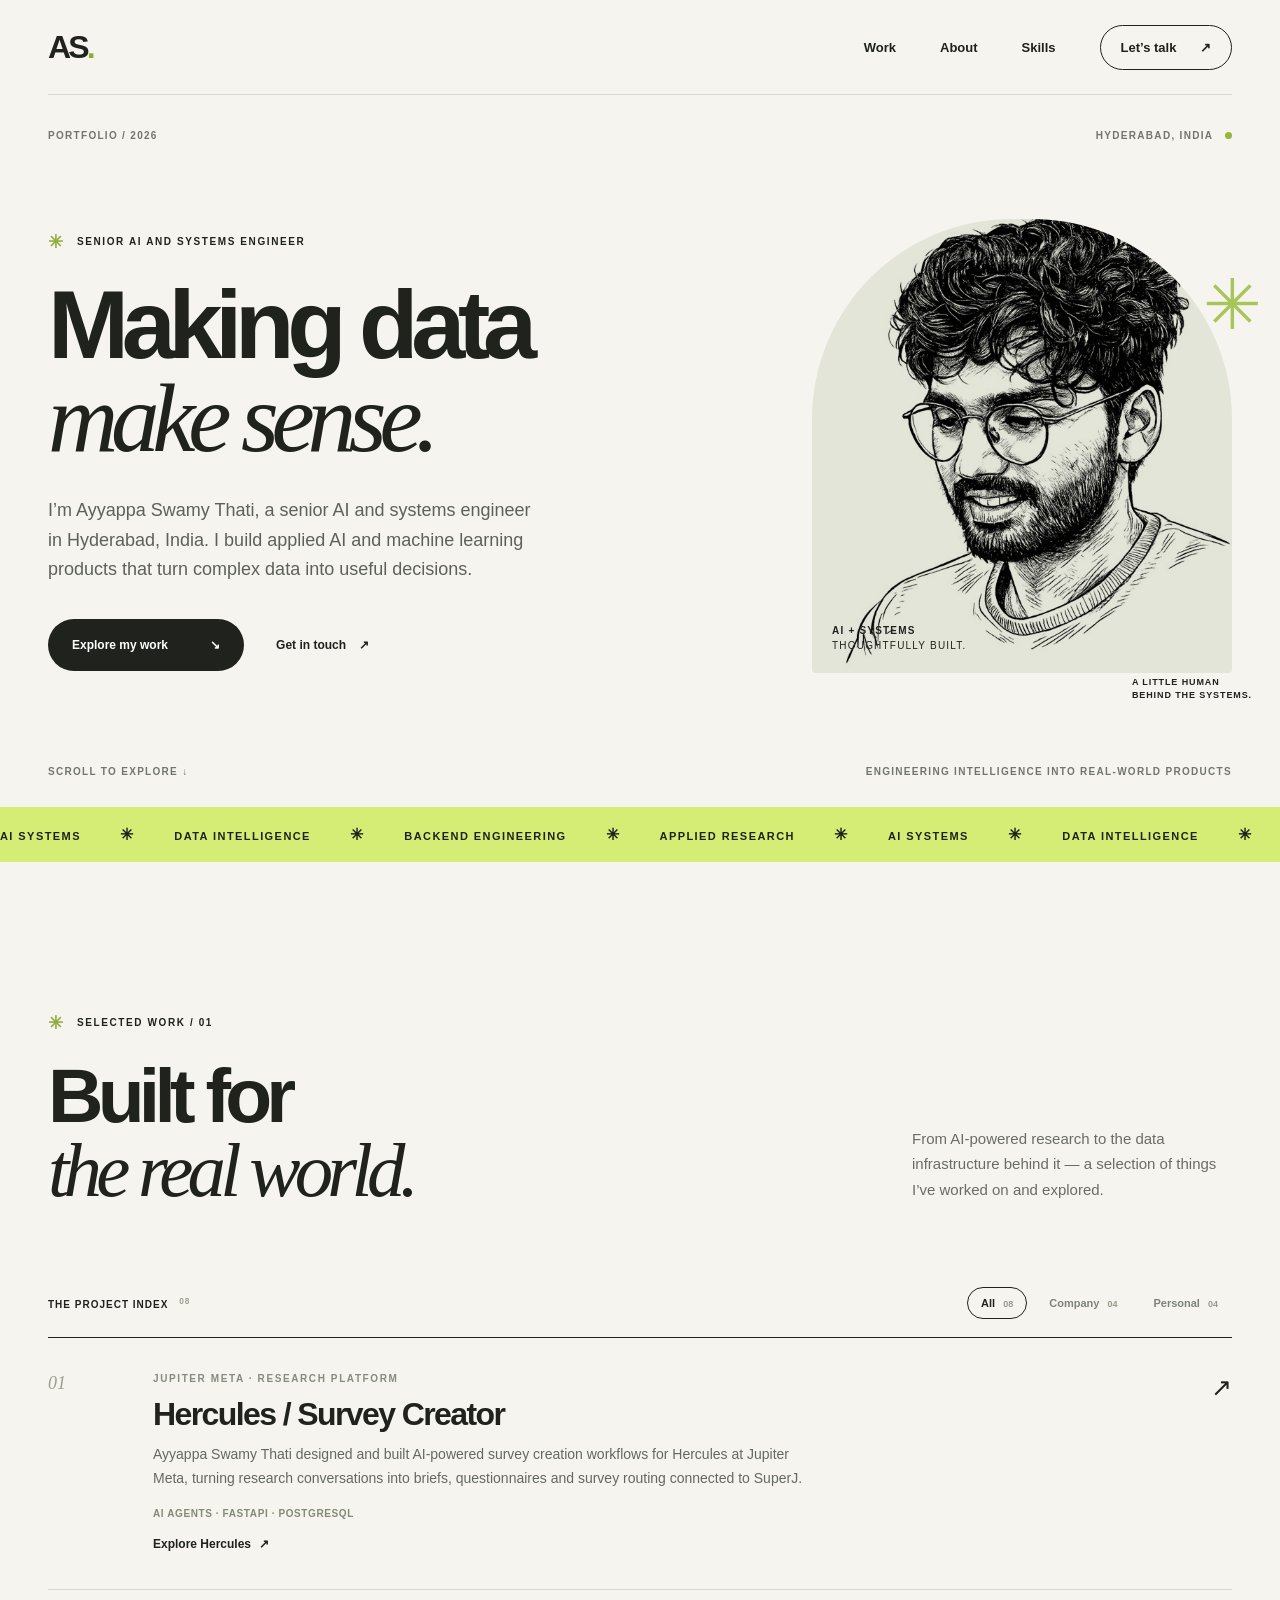
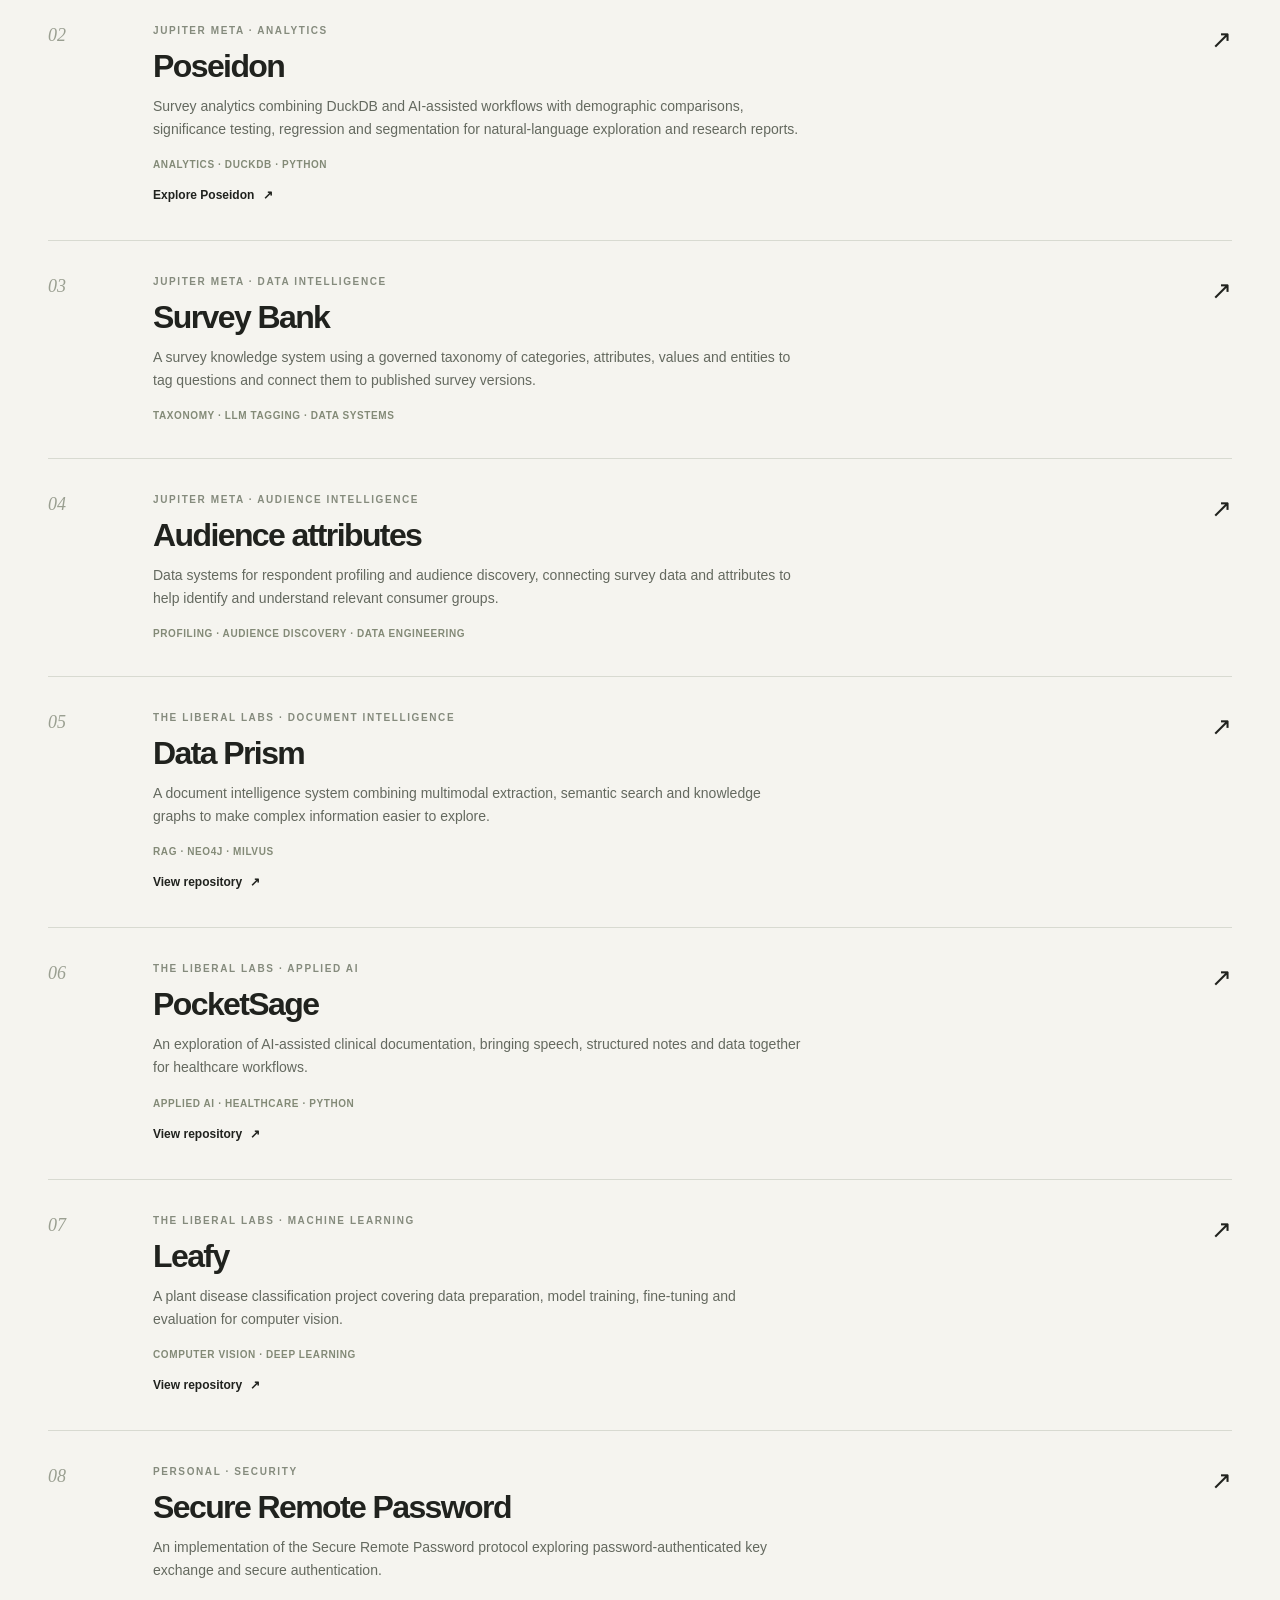
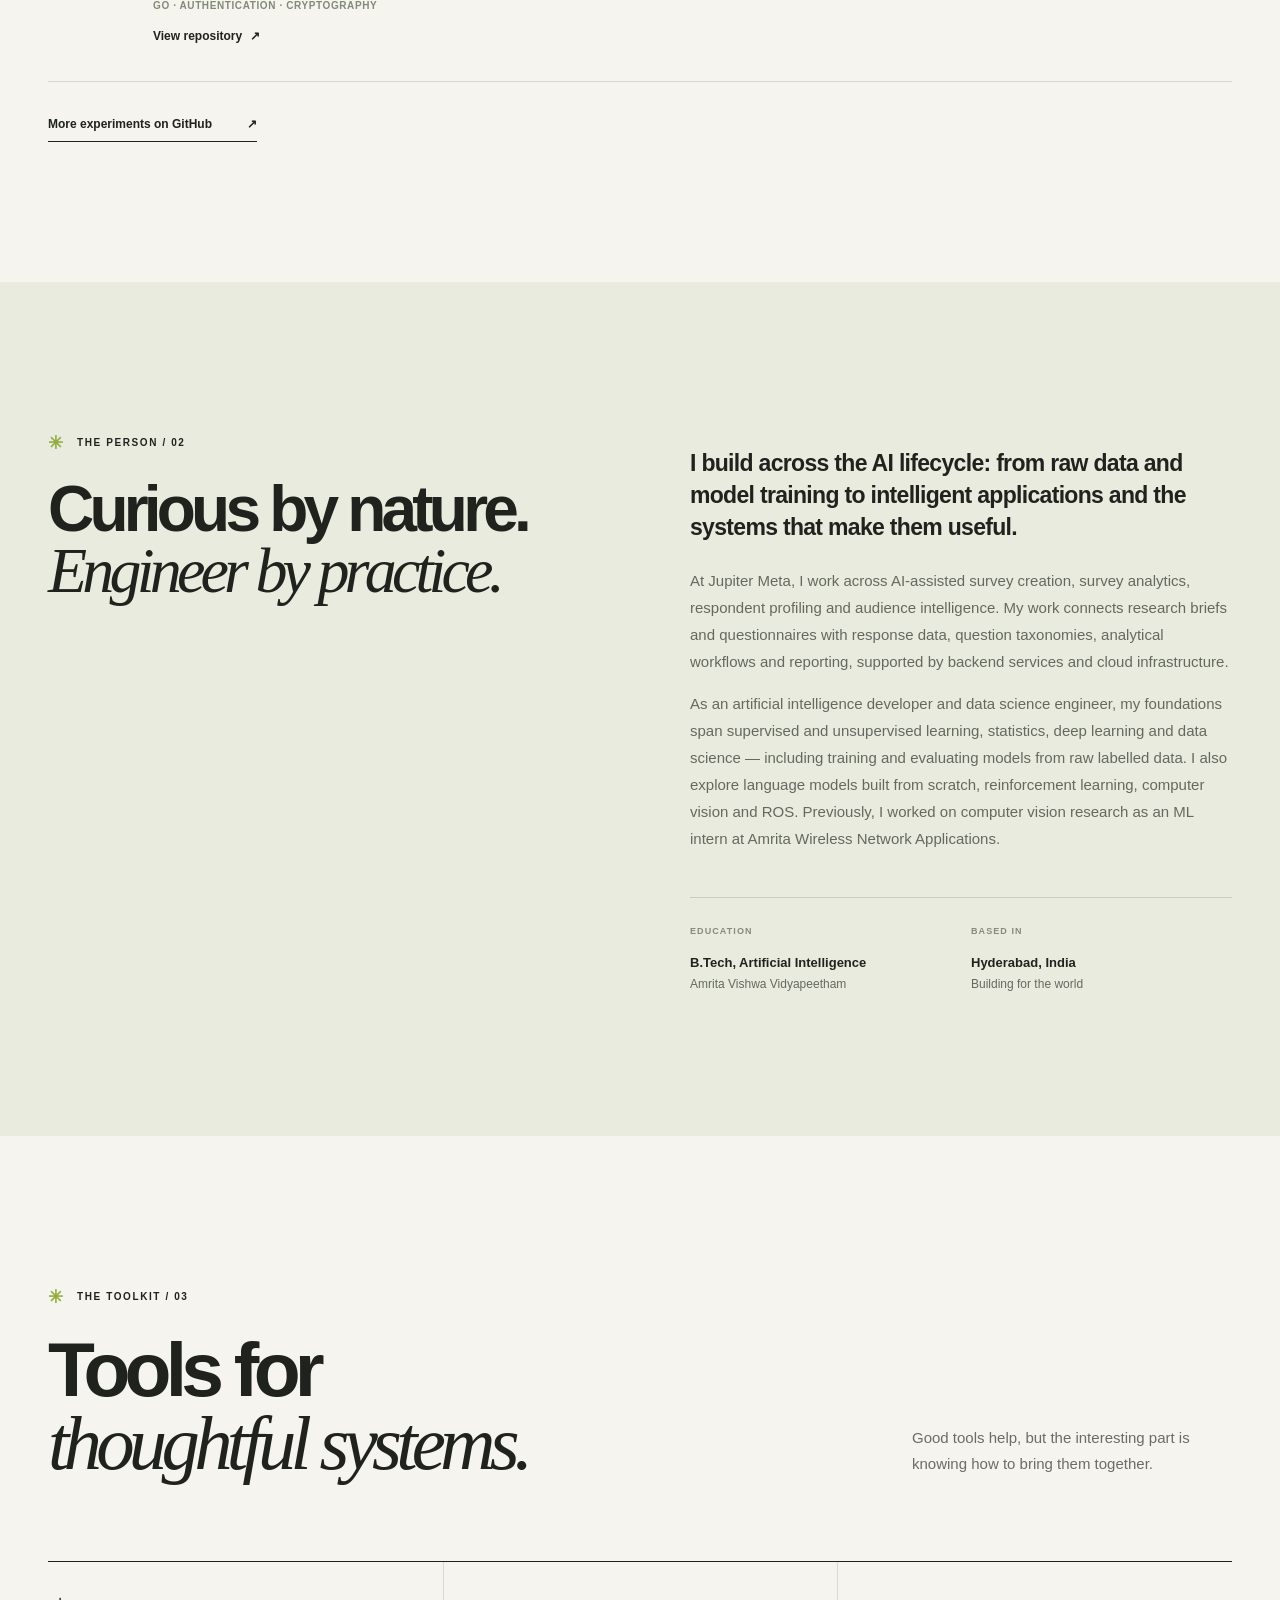
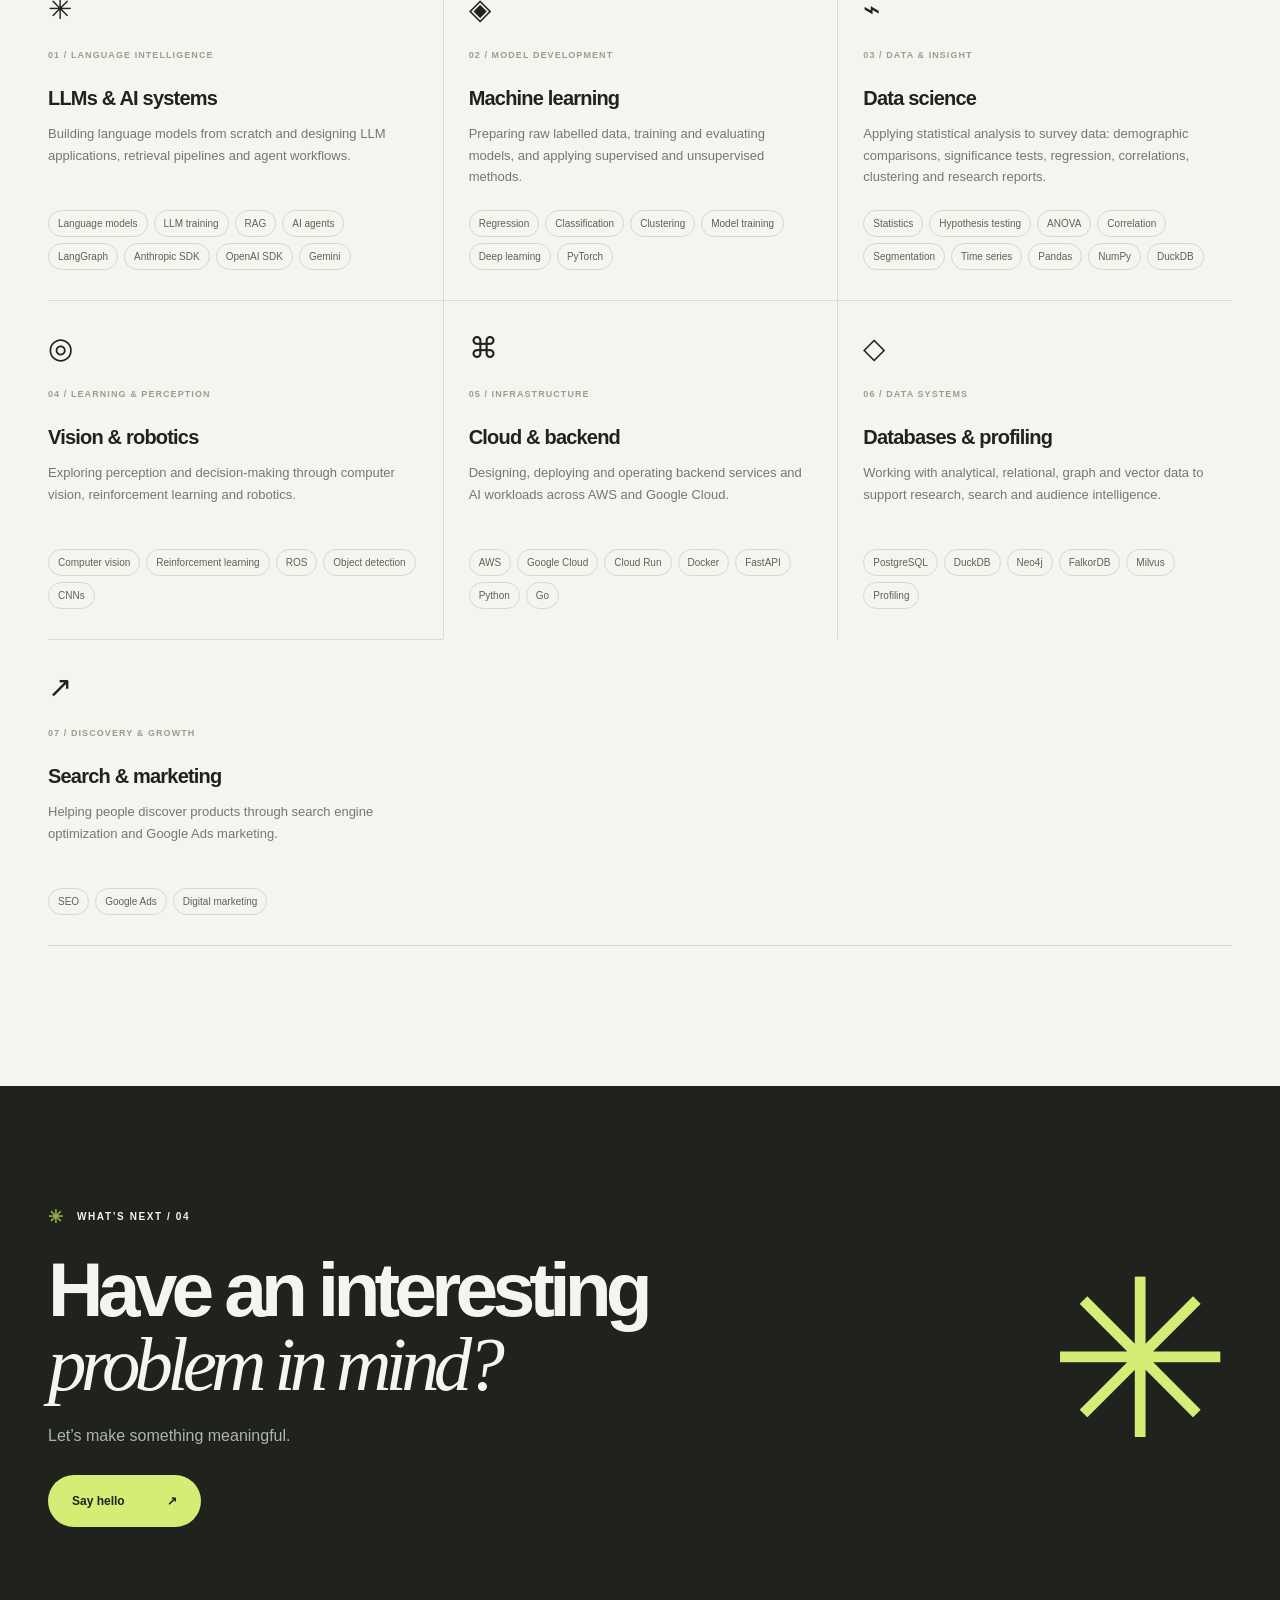
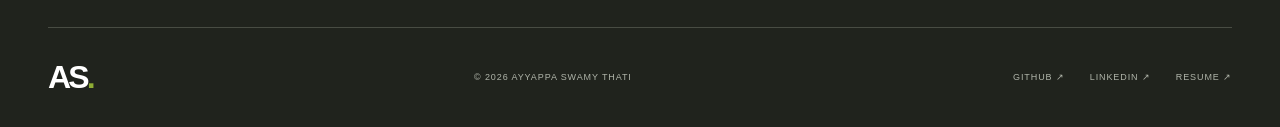
<file: index.html>
<!doctype html>
<html lang="en">
<head>
<meta charset="utf-8"><meta name="viewport" content="width=device-width, initial-scale=1">
<title>Ayyappa Swamy Thati | AI &amp; Machine Learning Engineer, Hyderabad</title>
<meta name="description" content="Ayyappa Swamy Thati is a senior AI and systems engineer in Hyderabad, India, working in machine learning, data science and applied AI.">
<link rel="canonical" href="https://ayyappaswamy-sam.github.io/">
<meta property="og:title" content="Ayyappa Swamy Thati | AI &amp; Machine Learning Engineer"><meta property="og:description" content="Senior AI and systems engineer in Hyderabad building applied AI, machine learning and data science systems."><meta property="og:type" content="website"><meta property="og:url" content="https://ayyappaswamy-sam.github.io/"><meta property="og:image" content="https://ayyappaswamy-sam.github.io/assets/img/portrait.jpg"><meta name="twitter:card" content="summary"><meta name="theme-color" content="#f5f4ef">
<script type="application/ld+json">{"@context":"https://schema.org","@type":"Person","name":"Ayyappa Swamy Thati","url":"https://ayyappaswamy-sam.github.io/","image":"https://ayyappaswamy-sam.github.io/assets/img/portrait.jpg","jobTitle":"Senior AI and Systems Engineer","address":{"@type":"PostalAddress","addressLocality":"Hyderabad","addressCountry":"IN"},"sameAs":["https://github.com/AyyappaSwamy-Sam","https://www.linkedin.com/in/ayyappa-swamy-thati-82372a222/"],"knowsAbout":["Artificial intelligence","Machine learning","Data science","Applied AI","Systems engineering","Search engine optimization","Google Ads"]}</script>
<link rel="stylesheet" href="assets/css/style.css"><script src="assets/js/main.js" defer></script>
</head>
<body>
<a class="skip" href="#main">Skip to content</a>
<nav class="nav wrap" aria-label="Main navigation"><a class="brand" href="#top" aria-label="Ayyappa Swamy Thati home">AS<span>.</span></a><div class="nav-links"><a href="#work">Work</a><a href="#about">About</a><a href="#skills">Skills</a><a class="nav-contact" href="#contact">Let’s talk <span>↗</span></a></div></nav>
<main id="main">
<header class="hero wrap" id="top"><div class="hero-top"><span>PORTFOLIO / 2026</span><span>HYDERABAD, INDIA <i class="status-dot"></i></span></div><div class="hero-body"><div class="hero-copy"><p class="eyebrow hero-role"><span class="asterisk">✳</span> SENIOR AI AND SYSTEMS ENGINEER</p><h1>Making data<br><em>make sense.</em></h1><p class="hero-intro">I’m Ayyappa Swamy Thati, a senior AI and systems engineer in Hyderabad, India. I build applied AI and machine learning products that turn complex data into useful decisions.</p><div class="hero-actions"><a class="button button-dark" href="#work">Explore my work <span>↘</span></a><a class="text-link" href="#contact">Get in touch <span>↗</span></a></div></div><div class="hero-art"><div class="portrait-frame"><img src="assets/img/portrait.jpg" alt="Illustrated portrait of Ayyappa Swamy Thati" width="900" height="900" fetchpriority="high"><div class="portrait-label">AI + SYSTEMS<br><span>THOUGHTFULLY BUILT.</span></div></div><span class="art-mark" aria-hidden="true">✳</span><span class="art-caption">A LITTLE HUMAN<br>BEHIND THE SYSTEMS.</span></div></div><div class="hero-bottom"><span>SCROLL TO EXPLORE ↓</span><span>ENGINEERING INTELLIGENCE INTO REAL-WORLD PRODUCTS</span></div></header>
<div class="ticker" aria-hidden="true"><div>AI SYSTEMS <span>✳</span> DATA INTELLIGENCE <span>✳</span> BACKEND ENGINEERING <span>✳</span> APPLIED RESEARCH <span>✳</span> AI SYSTEMS <span>✳</span> DATA INTELLIGENCE <span>✳</span> BACKEND ENGINEERING <span>✳</span> APPLIED RESEARCH <span>✳</span></div></div>
<section class="section wrap work" id="work"><div class="section-head"><div><p class="eyebrow"><span class="asterisk">✳</span> SELECTED WORK / 01</p><h2>Built for<br><em>the real world.</em></h2></div><p>From AI-powered research to the data infrastructure behind it — a selection of things I’ve worked on and explored.</p></div><div class="filter-bar"><span>THE PROJECT INDEX <sup>08</sup></span><div class="filters" role="group" aria-label="Filter projects"><button type="button" data-filter="all" aria-pressed="true">All <span>08</span></button><button type="button" data-filter="company" aria-pressed="false">Company <span>04</span></button><button type="button" data-filter="personal" aria-pressed="false">Personal <span>04</span></button></div></div><div class="projects"><article class="project" data-category="company"><div class="project-num">01</div><div class="project-main"><p class="eyebrow">Jupiter Meta · Research platform</p><h3>Hercules / Survey Creator</h3><p class="project-description">Ayyappa Swamy Thati designed and built AI-powered survey creation workflows for Hercules at Jupiter Meta, turning research conversations into briefs, questionnaires and survey routing connected to SuperJ.</p><p class="project-tech">AI agents · FastAPI · PostgreSQL</p><a class="project-link" href="https://hercules.works" target="_blank" rel="noopener noreferrer">Explore Hercules <span aria-hidden="true">↗</span></a></div><span class="project-arrow" aria-hidden="true">↗</span></article>
<article class="project" data-category="company"><div class="project-num">02</div><div class="project-main"><p class="eyebrow">Jupiter Meta · Analytics</p><h3>Poseidon</h3><p class="project-description">Survey analytics combining DuckDB and AI-assisted workflows with demographic comparisons, significance testing, regression and segmentation for natural-language exploration and research reports.</p><p class="project-tech">Analytics · DuckDB · Python</p><a class="project-link" href="https://hercules.works/poseidon" target="_blank" rel="noopener noreferrer">Explore Poseidon <span aria-hidden="true">↗</span></a></div><span class="project-arrow" aria-hidden="true">↗</span></article>
<article class="project" data-category="company"><div class="project-num">03</div><div class="project-main"><p class="eyebrow">Jupiter Meta · Data intelligence</p><h3>Survey Bank</h3><p class="project-description">A survey knowledge system using a governed taxonomy of categories, attributes, values and entities to tag questions and connect them to published survey versions.</p><p class="project-tech">Taxonomy · LLM tagging · Data systems</p></div><span class="project-arrow" aria-hidden="true">↗</span></article>
<article class="project" data-category="company"><div class="project-num">04</div><div class="project-main"><p class="eyebrow">Jupiter Meta · Audience intelligence</p><h3>Audience attributes</h3><p class="project-description">Data systems for respondent profiling and audience discovery, connecting survey data and attributes to help identify and understand relevant consumer groups.</p><p class="project-tech">Profiling · Audience discovery · Data engineering</p></div><span class="project-arrow" aria-hidden="true">↗</span></article>
<article class="project" data-category="personal"><div class="project-num">05</div><div class="project-main"><p class="eyebrow">The Liberal Labs · Document intelligence</p><h3>Data Prism</h3><p class="project-description">A document intelligence system combining multimodal extraction, semantic search and knowledge graphs to make complex information easier to explore.</p><p class="project-tech">RAG · Neo4j · Milvus</p><a class="project-link" href="https://github.com/The-Liberal-Labs/Data-Crawler" target="_blank" rel="noopener noreferrer">View repository <span aria-hidden="true">↗</span></a></div><span class="project-arrow" aria-hidden="true">↗</span></article>
<article class="project" data-category="personal"><div class="project-num">06</div><div class="project-main"><p class="eyebrow">The Liberal Labs · Applied AI</p><h3>PocketSage</h3><p class="project-description">An exploration of AI-assisted clinical documentation, bringing speech, structured notes and data together for healthcare workflows.</p><p class="project-tech">Applied AI · Healthcare · Python</p><a class="project-link" href="https://github.com/The-Liberal-Labs/PocketSage" target="_blank" rel="noopener noreferrer">View repository <span aria-hidden="true">↗</span></a></div><span class="project-arrow" aria-hidden="true">↗</span></article>
<article class="project" data-category="personal"><div class="project-num">07</div><div class="project-main"><p class="eyebrow">The Liberal Labs · Machine learning</p><h3>Leafy</h3><p class="project-description">A plant disease classification project covering data preparation, model training, fine-tuning and evaluation for computer vision.</p><p class="project-tech">Computer vision · Deep learning</p><a class="project-link" href="https://github.com/The-Liberal-Labs/Leafy" target="_blank" rel="noopener noreferrer">View repository <span aria-hidden="true">↗</span></a></div><span class="project-arrow" aria-hidden="true">↗</span></article>
<article class="project" data-category="personal"><div class="project-num">08</div><div class="project-main"><p class="eyebrow">Personal · Security</p><h3>Secure Remote Password</h3><p class="project-description">An implementation of the Secure Remote Password protocol exploring password-authenticated key exchange and secure authentication.</p><p class="project-tech">Go · Authentication · Cryptography</p><a class="project-link" href="https://github.com/AyyappaSwamy-Sam/SecureRemotePassword-SRP" target="_blank" rel="noopener noreferrer">View repository <span aria-hidden="true">↗</span></a></div><span class="project-arrow" aria-hidden="true">↗</span></article>
</div><a class="more-link" href="https://github.com/AyyappaSwamy-Sam" target="_blank" rel="noopener noreferrer">More experiments on GitHub <span>↗</span></a></section>
<section class="about-section" id="about"><div class="wrap about-grid"><div><p class="eyebrow"><span class="asterisk">✳</span> THE PERSON / 02</p><h2>Curious by nature.<br><em>Engineer by practice.</em></h2></div><div class="about-copy"><p class="about-lead">I build across the AI lifecycle: from raw data and model training to intelligent applications and the systems that make them useful.</p><p>At Jupiter Meta, I work across AI-assisted survey creation, survey analytics, respondent profiling and audience intelligence. My work connects research briefs and questionnaires with response data, question taxonomies, analytical workflows and reporting, supported by backend services and cloud infrastructure.</p><p>As an artificial intelligence developer and data science engineer, my foundations span supervised and unsupervised learning, statistics, deep learning and data science — including training and evaluating models from raw labelled data. I also explore language models built from scratch, reinforcement learning, computer vision and ROS. Previously, I worked on computer vision research as an ML intern at Amrita Wireless Network Applications.</p><div class="about-facts"><div><small>EDUCATION</small><strong>B.Tech, Artificial Intelligence</strong><span>Amrita Vishwa Vidyapeetham</span></div><div><small>BASED IN</small><strong>Hyderabad, India</strong><span>Building for the world</span></div></div></div></div></section>
<section class="section wrap" id="skills"><div class="section-head"><div><p class="eyebrow"><span class="asterisk">✳</span> THE TOOLKIT / 03</p><h2>Tools for<br><em>thoughtful systems.</em></h2></div><p>Good tools help, but the interesting part is knowing how to bring them together.</p></div><div class="skills-grid">
<article class="skill"><span class="skill-icon" aria-hidden="true">✳</span><span class="skill-index">01 / LANGUAGE INTELLIGENCE</span><h3>LLMs &amp; AI systems</h3><p>Building language models from scratch and designing LLM applications, retrieval pipelines and agent workflows.</p><div class="tags"><span>Language models</span><span>LLM training</span><span>RAG</span><span>AI agents</span><span>LangGraph</span><span>Anthropic SDK</span><span>OpenAI SDK</span><span>Gemini</span></div></article>
<article class="skill"><span class="skill-icon" aria-hidden="true">◈</span><span class="skill-index">02 / MODEL DEVELOPMENT</span><h3>Machine learning</h3><p>Preparing raw labelled data, training and evaluating models, and applying supervised and unsupervised methods.</p><div class="tags"><span>Regression</span><span>Classification</span><span>Clustering</span><span>Model training</span><span>Deep learning</span><span>PyTorch</span></div></article>
<article class="skill"><span class="skill-icon" aria-hidden="true">⌁</span><span class="skill-index">03 / DATA &amp; INSIGHT</span><h3>Data science</h3><p>Applying statistical analysis to survey data: demographic comparisons, significance tests, regression, correlations, clustering and research reports.</p><div class="tags"><span>Statistics</span><span>Hypothesis testing</span><span>ANOVA</span><span>Correlation</span><span>Segmentation</span><span>Time series</span><span>Pandas</span><span>NumPy</span><span>DuckDB</span></div></article>
<article class="skill"><span class="skill-icon" aria-hidden="true">◎</span><span class="skill-index">04 / LEARNING &amp; PERCEPTION</span><h3>Vision &amp; robotics</h3><p>Exploring perception and decision-making through computer vision, reinforcement learning and robotics.</p><div class="tags"><span>Computer vision</span><span>Reinforcement learning</span><span>ROS</span><span>Object detection</span><span>CNNs</span></div></article>
<article class="skill"><span class="skill-icon" aria-hidden="true">⌘</span><span class="skill-index">05 / INFRASTRUCTURE</span><h3>Cloud &amp; backend</h3><p>Designing, deploying and operating backend services and AI workloads across AWS and Google Cloud.</p><div class="tags"><span>AWS</span><span>Google Cloud</span><span>Cloud Run</span><span>Docker</span><span>FastAPI</span><span>Python</span><span>Go</span></div></article>
<article class="skill"><span class="skill-icon" aria-hidden="true">◇</span><span class="skill-index">06 / DATA SYSTEMS</span><h3>Databases &amp; profiling</h3><p>Working with analytical, relational, graph and vector data to support research, search and audience intelligence.</p><div class="tags"><span>PostgreSQL</span><span>DuckDB</span><span>Neo4j</span><span>FalkorDB</span><span>Milvus</span><span>Profiling</span></div></article>
<article class="skill"><span class="skill-icon" aria-hidden="true">↗</span><span class="skill-index">07 / DISCOVERY &amp; GROWTH</span><h3>Search &amp; marketing</h3><p>Helping people discover products through search engine optimization and Google Ads marketing.</p><div class="tags"><span>SEO</span><span>Google Ads</span><span>Digital marketing</span></div></article>
</div></section>
<section class="contact" id="contact"><div class="wrap contact-inner"><div><p class="eyebrow"><span class="asterisk">✳</span> WHAT’S NEXT / 04</p><h2>Have an interesting<br><em>problem in mind?</em></h2><p>Let’s make something meaningful.</p><a class="button button-light" href="mailto:thatiayyappaswami@gmail.com">Say hello <span>↗</span></a></div><span class="contact-star" aria-hidden="true">✳</span></div><footer class="wrap footer"><a class="brand" href="#top">AS<span>.</span></a><span>© 2026 AYYAPPA SWAMY THATI</span><div><a href="https://github.com/AyyappaSwamy-Sam" target="_blank" rel="noopener noreferrer">GITHUB ↗</a><a href="https://www.linkedin.com/in/ayyappa-swamy-thati-82372a222/" target="_blank" rel="noopener noreferrer">LINKEDIN ↗</a><a href="assets/img/Ayyappa%20Swamy_AI_engineer_architect.pdf">RESUME ↗</a></div></footer></section>
</main></body></html>
</file>
<file: assets/css/style.css>
:root{--paper:#f5f4ef;--ink:#20221e;--muted:#73766d;--line:#d8dad1;--acid:#d6ed75;--serif:Georgia,'Times New Roman',serif;--sans:Arial,Helvetica,sans-serif}*{box-sizing:border-box}html{scroll-behavior:smooth}body{margin:0;background:var(--paper);color:var(--ink);font-family:var(--sans);-webkit-font-smoothing:antialiased}a{color:inherit;text-decoration:none}button{font:inherit}img{display:block;max-width:100%}.wrap{width:min(1320px,calc(100% - 96px));margin:auto}.skip{position:absolute;top:-100px;left:10px;background:#fff;padding:12px;z-index:20}.skip:focus{top:10px}.nav{height:95px;display:flex;align-items:center;justify-content:space-between;border-bottom:1px solid var(--line)}.brand{font-weight:900;letter-spacing:-.09em;font-size:32px}.brand span{color:#8eac34}.nav-links{display:flex;align-items:center;gap:44px;font-size:13px;font-weight:700}.nav-links a:not(.nav-contact):hover,.text-link:hover,.project-link:hover{text-decoration:underline;text-underline-offset:5px}.nav-contact{border:1px solid var(--ink);border-radius:100px;padding:14px 20px}.nav-contact span{margin-left:20px}.hero-top,.hero-bottom{display:flex;justify-content:space-between;font-size:10px;letter-spacing:.13em;font-weight:700;color:var(--muted)}.hero-top{padding-top:35px}.status-dot{display:inline-block;width:7px;height:7px;background:#95b83a;border-radius:50%;margin-left:8px}.hero-body{display:grid;grid-template-columns:1.15fr .85fr;align-items:center;min-height:610px;gap:80px}.eyebrow{font-size:10px;letter-spacing:.16em;font-weight:800;text-transform:uppercase}.asterisk{font-size:18px;vertical-align:middle;margin-right:8px;color:#93ad41}.hero h1,.section h2,.about-section h2,.contact h2{font-size:clamp(64px,7.6vw,112px);line-height:.96;letter-spacing:-.075em;margin:25px 0 30px;font-weight:700}.hero h1 em,.section h2 em,.about-section h2 em,.contact h2 em{font-family:var(--serif);font-weight:400;letter-spacing:-.075em}.hero-intro{font-size:18px;line-height:1.65;max-width:500px;color:#5d6259}.hero-actions{display:flex;align-items:center;gap:32px;margin-top:34px}.button{display:inline-flex;align-items:center;gap:42px;border-radius:100px;padding:19px 24px;font-size:12px;font-weight:700;transition:transform .2s}.button:hover{transform:translateY(-3px)}.button-dark{background:var(--ink);color:#fff}.text-link{font-size:12px;font-weight:700}.text-link span{margin-left:10px}.hero-art{position:relative;max-width:420px;width:100%;justify-self:end}.portrait-frame{background:#e3e5d9;aspect-ratio:1/1.08;overflow:hidden;position:relative;border-radius:200px 200px 4px 4px}.portrait-frame img{width:100%;height:100%;object-fit:cover;mix-blend-mode:multiply;filter:grayscale(1)}.portrait-label{position:absolute;bottom:20px;left:20px;font-size:10px;font-weight:800;letter-spacing:.12em;line-height:1.5}.portrait-label span{font-weight:400}.art-mark{position:absolute;right:-30px;top:45px;font-size:70px;color:#a9c55a}.art-caption{position:absolute;right:-20px;bottom:-30px;font-size:9px;line-height:1.5;letter-spacing:.1em;font-weight:700}.hero-bottom{padding:15px 0 30px}.ticker{overflow:hidden;background:var(--acid);padding:18px 0;white-space:nowrap;font-weight:800;letter-spacing:.13em;font-size:11px}.ticker div{width:max-content;animation:marquee 35s linear infinite}.ticker span{font-size:16px;margin:0 35px}@keyframes marquee{to{transform:translateX(-50%)}}.section{padding-top:140px;padding-bottom:140px}.section-head{display:flex;align-items:end;justify-content:space-between;gap:40px;margin-bottom:80px}.section-head h2,.about-section h2,.contact h2{font-size:clamp(55px,6vw,86px);margin-bottom:0}.section-head>p{max-width:320px;color:#6a6d64;line-height:1.7;font-size:15px;margin:0 0 5px}.filter-bar{display:flex;justify-content:space-between;align-items:center;border-bottom:1px solid var(--ink);padding-bottom:18px;font-size:10px;font-weight:800;letter-spacing:.1em}.filter-bar sup{color:#9ca28e;margin-left:7px}.filters{display:flex;gap:8px}.filters button{background:none;border:1px solid transparent;color:#7e8278;border-radius:30px;padding:9px 13px;cursor:pointer;font-size:11px;font-weight:700}.filters button[aria-pressed=true]{border-color:var(--ink);color:var(--ink)}.filters button span{font-size:9px;margin-left:5px;color:#969b8c}.project{display:grid;grid-template-columns:85px 1fr 45px;gap:20px;border-bottom:1px solid var(--line);padding:35px 0 37px;transition:padding .2s}.project:hover{padding-left:12px}.project[hidden]{display:none}.project-num{font-family:var(--serif);font-style:italic;color:#9a9f91;font-size:18px}.project .eyebrow{color:#858b7d;margin:0 0 12px}.project h3{font-size:32px;letter-spacing:-.05em;margin:0 0 10px}.project-description{color:#64695f;line-height:1.65;font-size:14px;max-width:650px;margin:0}.project-tech{font-size:10px;font-weight:700;letter-spacing:.06em;text-transform:uppercase;margin:18px 0 0;color:#838a77}.project-link{display:inline-block;margin-top:18px;font-size:12px;font-weight:700}.project-link span{margin-left:5px}.project-arrow{font-size:25px;text-align:right}.more-link{display:inline-flex;gap:35px;margin-top:35px;border-bottom:1px solid var(--ink);padding-bottom:10px;font-size:12px;font-weight:700}.about-section{background:#e9ebdf;padding:140px 0}.about-grid{display:grid;grid-template-columns:1fr 1fr;gap:100px}.about-section h2{font-size:clamp(50px,5vw,72px)}.about-copy{padding-top:25px;color:#64695f;font-size:15px;line-height:1.8}.about-copy p{max-width:550px}.about-copy .about-lead{font-size:23px;line-height:1.4;letter-spacing:-.03em;color:var(--ink);font-weight:700;margin-top:0}.about-facts{display:grid;grid-template-columns:1fr 1fr;gap:20px;border-top:1px solid #c9cdbd;margin-top:45px;padding-top:25px}.about-facts small,.about-facts strong,.about-facts span{display:block}.about-facts small{font-size:9px;font-weight:800;letter-spacing:.12em;color:#858b7d;margin-bottom:12px}.about-facts strong{font-size:13px;color:var(--ink)}.about-facts span{font-size:12px}.skills-grid{display:grid;grid-template-columns:repeat(4,1fr);border-top:1px solid var(--ink);border-bottom:1px solid var(--line)}.skill{padding:30px 25px 30px 0;min-height:305px}.skill+.skill{border-left:1px solid var(--line);padding-left:25px}.skill-icon{font-size:29px;display:block;height:52px}.skill-index{font-size:9px;letter-spacing:.12em;color:#999f90;font-weight:800}.skill h3{font-size:20px;letter-spacing:-.04em;margin:25px 0 12px}.skill p{font-size:13px;line-height:1.65;color:#74796e;min-height:65px}.tags{display:flex;flex-wrap:wrap;gap:6px;margin-top:22px}.tags span{border:1px solid #d4d8ca;border-radius:30px;padding:7px 9px;font-size:10px;color:#5d6356}.contact{background:#20231d;color:#f5f4ef}.contact-inner{min-height:510px;padding-top:110px;padding-bottom:100px;display:flex;justify-content:space-between;align-items:center}.contact h2{margin-top:25px}.contact-inner p:not(.eyebrow){color:#afb5a7;margin:25px 0 30px}.button-light{background:var(--acid);color:var(--ink)}.contact-star{font-size:220px;color:var(--acid);line-height:1}.footer{border-top:1px solid #484c43;min-height:100px;display:flex;align-items:center;justify-content:space-between;font-size:9px;letter-spacing:.1em;color:#b0b5aa}.footer .brand{color:white}.footer div{display:flex;gap:25px}.footer a:hover{color:var(--acid)}:focus-visible{outline:3px solid #83a22c;outline-offset:4px}@media(max-width:800px){.wrap{width:calc(100% - 40px)}.nav{height:75px}.nav-links{gap:18px}.nav-contact{padding:10px 12px}.nav-contact span{margin-left:4px}.hero-body{grid-template-columns:1fr;gap:35px;padding:75px 0}.hero h1{font-size:clamp(60px,12vw,90px)}.hero-art{justify-self:center;max-width:340px}.hero-bottom span:last-child{display:none}.section,.about-section{padding-top:85px;padding-bottom:85px}.section-head{display:block;margin-bottom:50px}.section-head>p{margin-top:25px}.about-grid{grid-template-columns:1fr;gap:35px}.about-copy{padding:0}.skills-grid{grid-template-columns:1fr 1fr}.skill:nth-child(3){border-left:0;padding-left:0}.skill:nth-child(n+3){border-top:1px solid var(--line)}.contact-star{font-size:140px}.footer{gap:20px;flex-wrap:wrap;padding-top:25px;padding-bottom:25px}}@media(max-width:480px){.nav-links{gap:13px;font-size:11px}.nav-contact{border:0;padding:0}.hero-top{font-size:9px}.hero-body{padding-top:55px}.hero h1{font-size:60px}.hero-intro{font-size:16px}.hero-actions{gap:22px}.filter-bar{display:block}.filters{margin-top:15px;margin-left:-12px}.project{grid-template-columns:35px 1fr 20px;gap:10px}.project h3{font-size:25px}.project-description{font-size:13px}.project-arrow{font-size:19px}.about-facts{grid-template-columns:1fr}.skills-grid{grid-template-columns:1fr}.skill,.skill+.skill{border-left:0;border-top:1px solid var(--line);padding:25px 0;min-height:0}.skill:first-child{border-top:0}.skill p{min-height:0}.contact-inner{min-height:430px}.contact-star{font-size:65px;align-self:flex-end}.footer div{width:100%}}@media(prefers-reduced-motion:reduce){html{scroll-behavior:auto}*,*::before,*::after{animation-duration:.01ms!important;animation-iteration-count:1!important;transition-duration:.01ms!important}}
@media(max-width:480px){.art-mark{right:0}.art-caption{right:0}}
@media(min-width:801px){.skills-grid{grid-template-columns:repeat(3,1fr)}.skill:nth-child(4){border-left:0;padding-left:0}.skill:nth-child(n+4){border-top:1px solid var(--line)}}
@media(min-width:481px) and (max-width:800px){.skill:nth-child(odd){border-left:0;padding-left:0}}
@media(min-width:801px){.skill:nth-child(3n+1){border-left:0;padding-left:0}}
</file>
